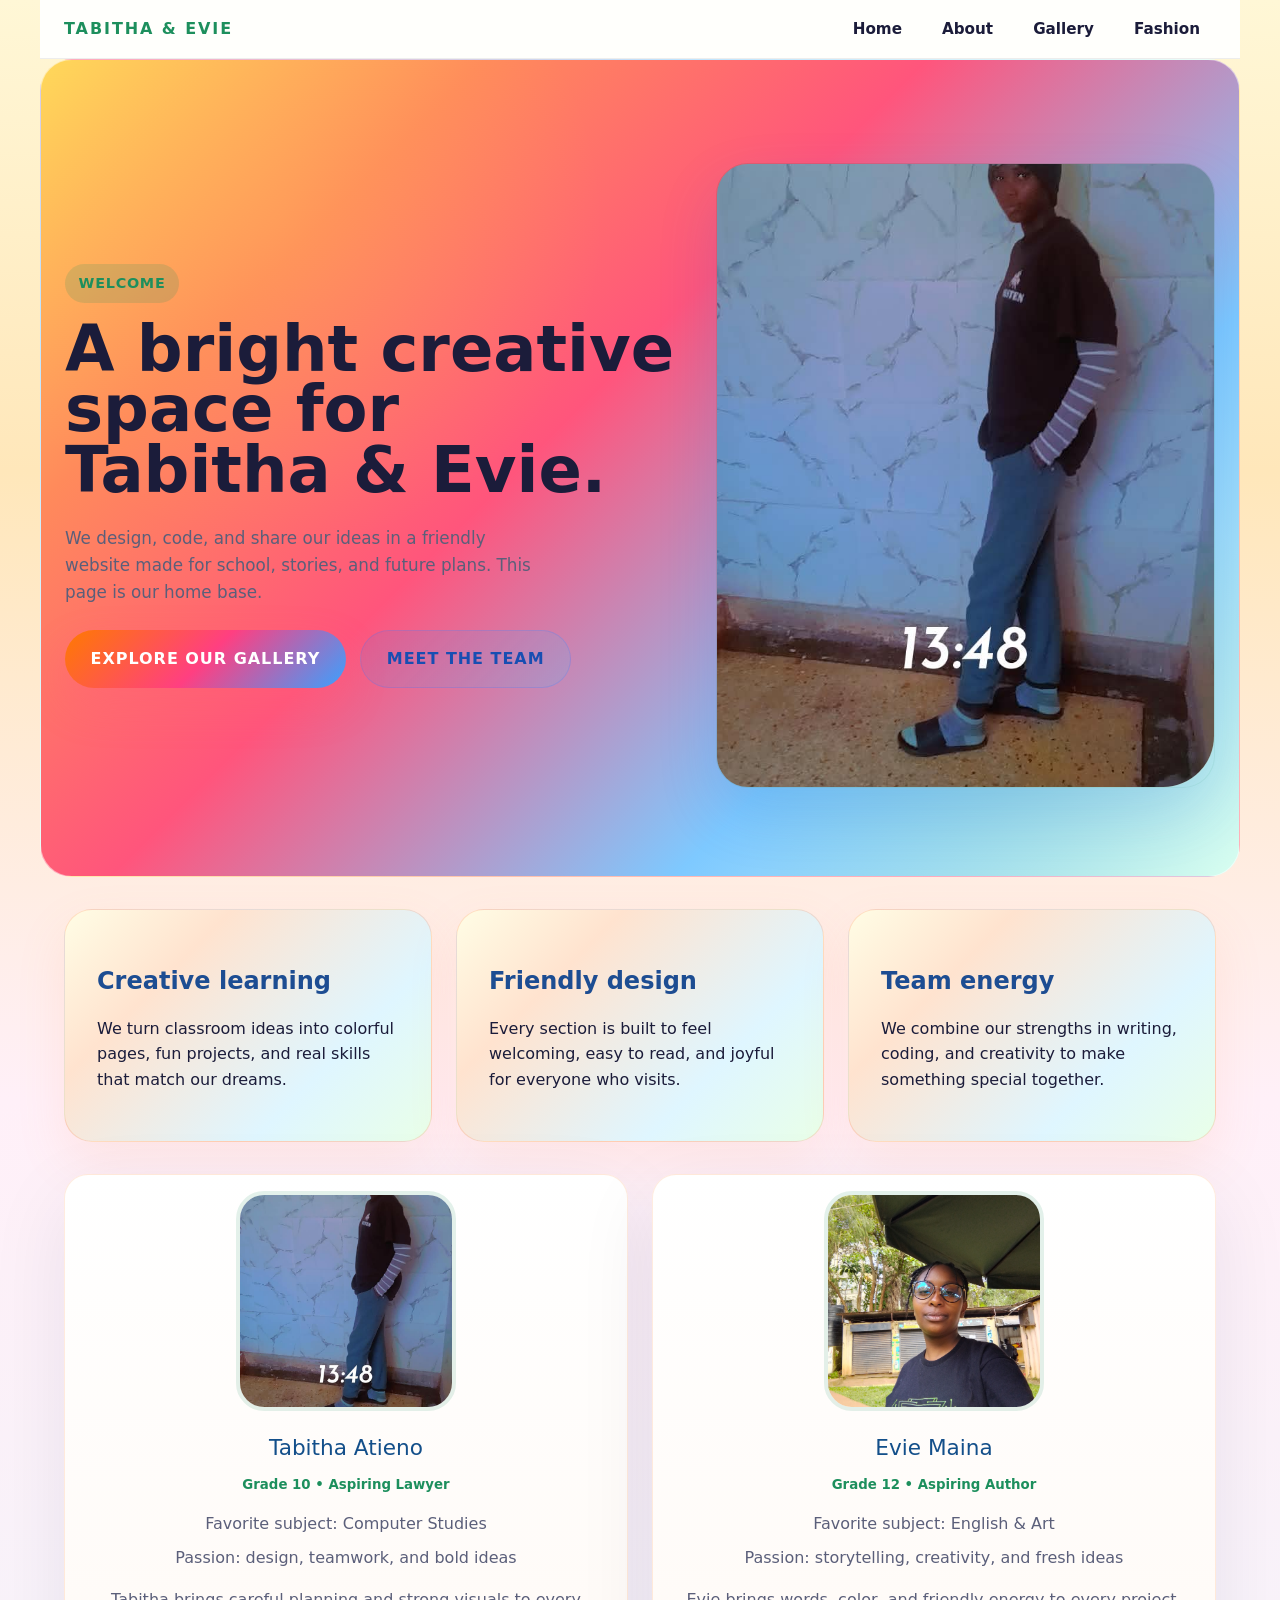
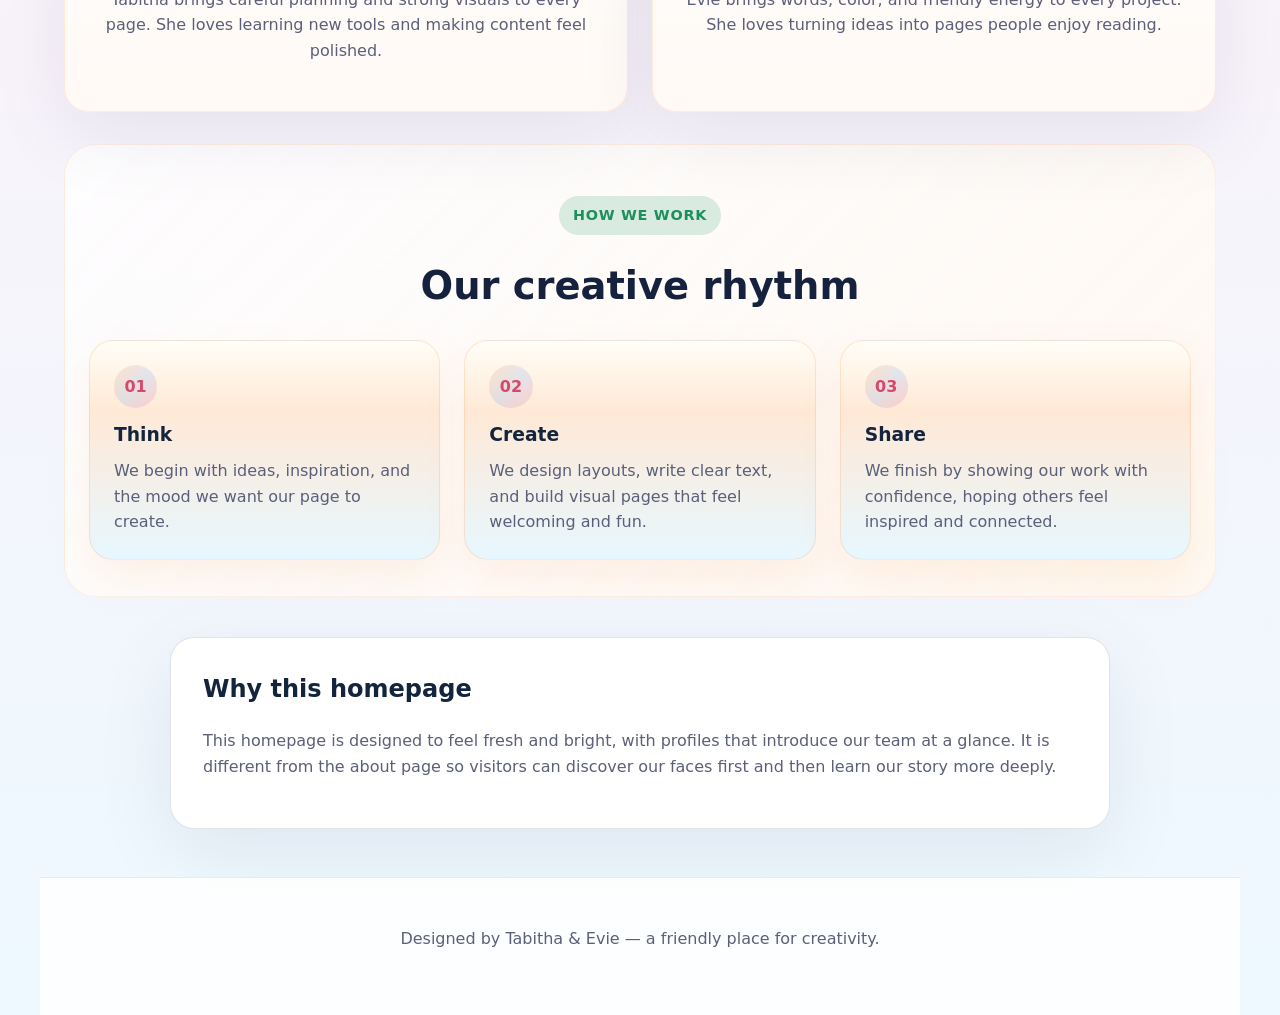
<file: index.html>
<!DOCTYPE html>
<html lang="en">
<head>
  <meta charset="utf-8">
  <title>Home | Tabitha &amp; Evie</title>
  <link rel="stylesheet" href="styles.css">
</head>
<body class="home-page">
  <header class="navbar page-wrapper">
    <div class="navbar-brand">Tabitha &amp; Evie</div>
    <ul class="nav-menu">
      <li><a href="index.html">Home</a></li>
      <li><a href="about.html">About</a></li>
      <li><a href="gallery.html">Gallery</a></li>
      <li><a href="fashion.html">Fashion</a></li>
    </ul>
  </header>

  <main class="page-wrapper">
    <section class="hero home-hero">
      <div class="hero-copy">
        <span class="eyebrow">Welcome</span>
        <h1>A bright creative space for Tabitha &amp; Evie.</h1>
        <p>We design, code, and share our ideas in a friendly website made for school, stories, and future plans. This page is our home base.</p>
        <div class="cta-row">
          <a class="button" href="gallery.html">Explore our gallery</a>
          <a class="button secondary" href="about.html">Meet the team</a>
        </div>
      </div>
      <div class="hero-media hero-ring home-visual">
        <img src="Snapchat-281722156 (2).jpg" alt="Tabitha Atieno smiling" loading="lazy">
      </div>
    </section>

    <section class="home-highlights">
      <article class="highlight-card">
        <h2>Creative learning</h2>
        <p>We turn classroom ideas into colorful pages, fun projects, and real skills that match our dreams.</p>
      </article>
      <article class="highlight-card">
        <h2>Friendly design</h2>
        <p>Every section is built to feel welcoming, easy to read, and joyful for everyone who visits.</p>
      </article>
      <article class="highlight-card">
        <h2>Team energy</h2>
        <p>We combine our strengths in writing, coding, and creativity to make something special together.</p>
      </article>
    </section>

    <section class="profile-grid">
      <article class="profile-card home-profile">
        <img src="Snapchat-281722156 (2).jpg" alt="Portrait of Tabitha Atieno" loading="lazy">
        <span class="profile-title">Tabitha Atieno</span>
        <small>Grade 10 • Aspiring Lawyer</small>
        <div class="profile-meta">
          <p>Favorite subject: Computer Studies</p>
          <p>Passion: design, teamwork, and bold ideas</p>
        </div>
        <p>Tabitha brings careful planning and strong visuals to every page. She loves learning new tools and making content feel polished.</p>
      </article>
      <article class="profile-card home-profile">
        <img src="IMG_20250622_161156_739@-599528293.jpg" alt="Portrait of Evie Maina" loading="lazy">
        <span class="profile-title">Evie Maina</span>
        <small>Grade 12 • Aspiring Author</small>
        <div class="profile-meta">
          <p>Favorite subject: English &amp; Art</p>
          <p>Passion: storytelling, creativity, and fresh ideas</p>
        </div>
        <p>Evie brings words, color, and friendly energy to every project. She loves turning ideas into pages people enjoy reading.</p>
      </article>
    </section>

    <section class="home-journey">
      <div class="section-heading">
        <p class="eyebrow">How we work</p>
        <h2>Our creative rhythm</h2>
      </div>
      <div class="home-journey-grid">
        <article class="journey-card">
          <span class="journey-number">01</span>
          <h3>Think</h3>
          <p>We begin with ideas, inspiration, and the mood we want our page to create.</p>
        </article>
        <article class="journey-card">
          <span class="journey-number">02</span>
          <h3>Create</h3>
          <p>We design layouts, write clear text, and build visual pages that feel welcoming and fun.</p>
        </article>
        <article class="journey-card">
          <span class="journey-number">03</span>
          <h3>Share</h3>
          <p>We finish by showing our work with confidence, hoping others feel inspired and connected.</p>
        </article>
      </div>
    </section>

    <section class="story-section home-story">
      <div class="section-card">
        <h2>Why this homepage</h2>
        <p>This homepage is designed to feel fresh and bright, with profiles that introduce our team at a glance. It is different from the about page so visitors can discover our faces first and then learn our story more deeply.</p>
      </div>
    </section>
  </main>

  <footer class="site-footer page-wrapper">
    <p>Designed by Tabitha &amp; Evie — a friendly place for creativity.</p>
  </footer>
</body>
</html>
</file>
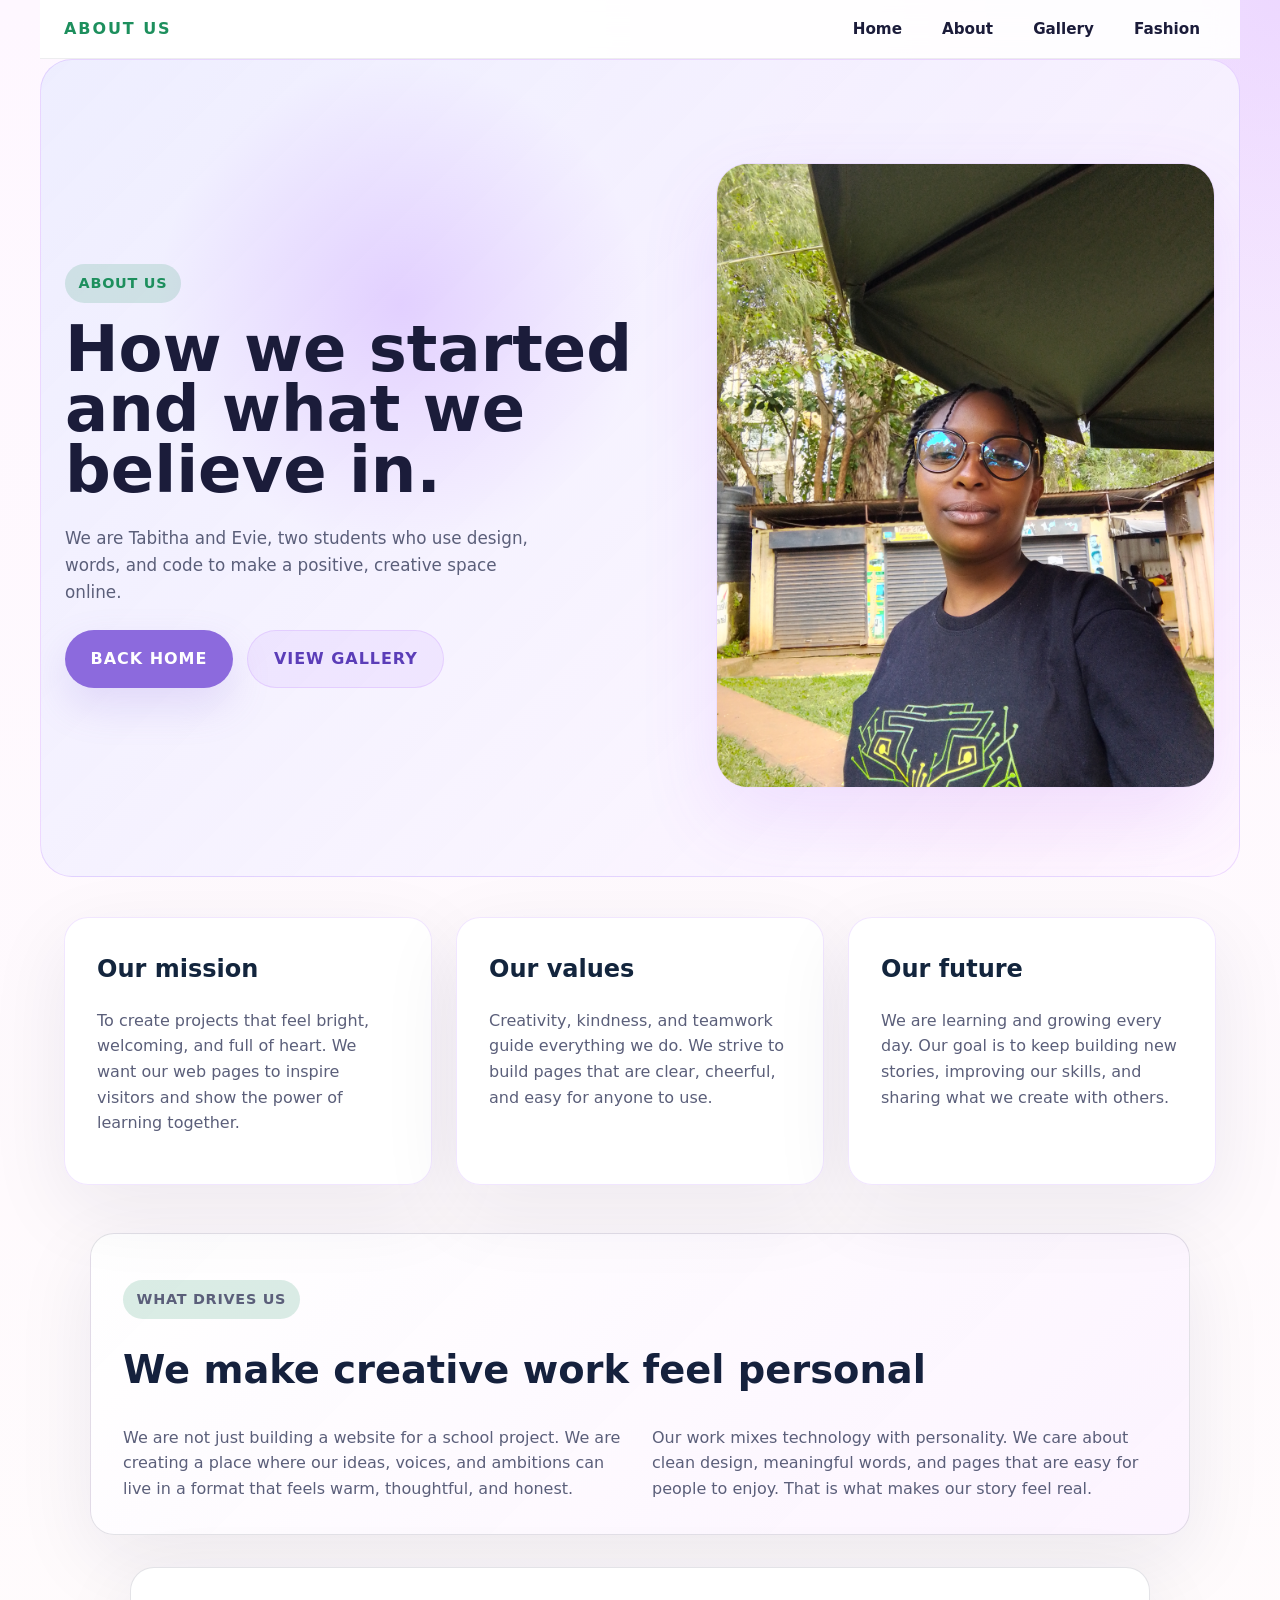
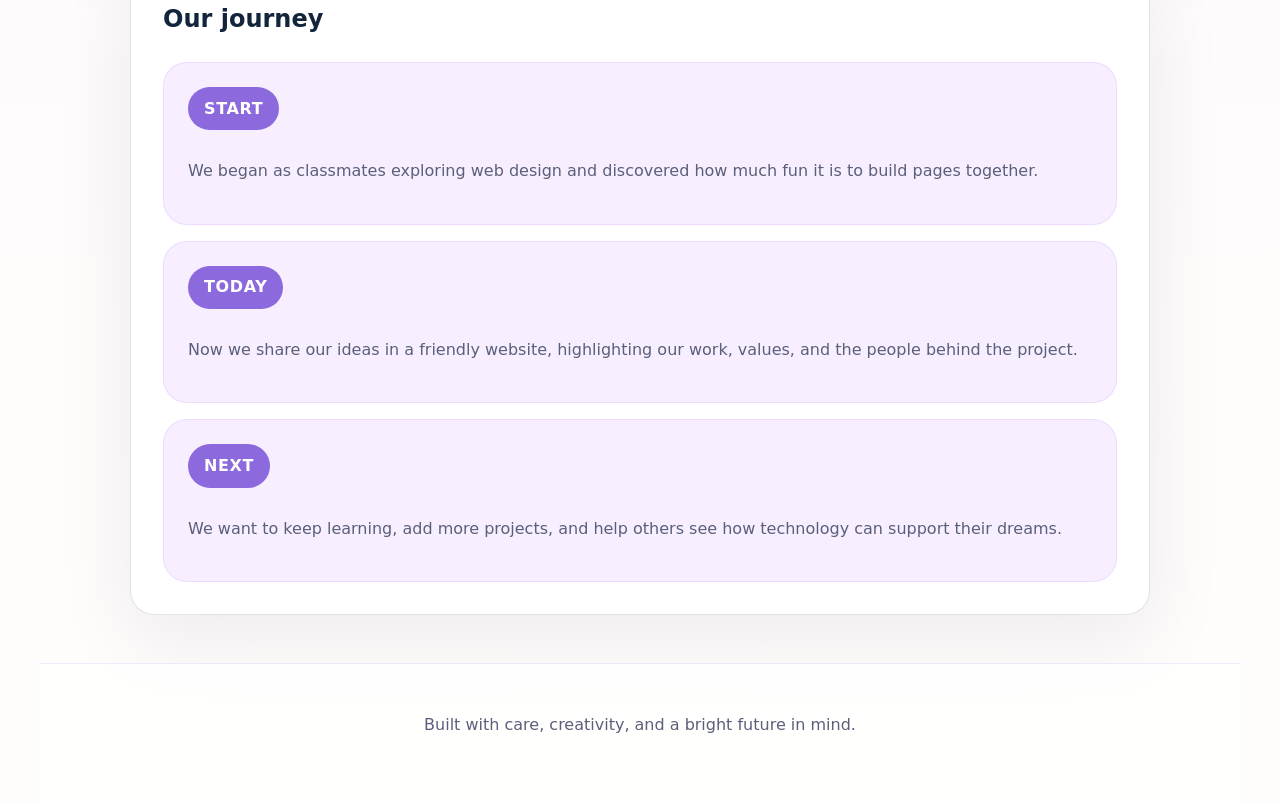
<file: about.html>
<!DOCTYPE html>
<html lang="en">
<head>
  <meta charset="utf-8">
  <title>About Us | Tabitha &amp; Evie</title>
  <link rel="stylesheet" href="styles.css">
</head>
<body class="about-page">
  <header class="navbar page-wrapper">
    <div class="navbar-brand">About Us</div>
    <ul class="nav-menu">
      <li><a href="index.html">Home</a></li>
      <li><a href="about.html">About</a></li>
      <li><a href="gallery.html">Gallery</a></li>
      <li><a href="fashion.html">Fashion</a></li>
    </ul>
  </header>

  <main class="page-wrapper">
    <section class="hero about-hero">
      <div class="hero-copy">
        <span class="eyebrow">About us</span>
        <h1>How we started and what we believe in.</h1>
        <p>We are Tabitha and Evie, two students who use design, words, and code to make a positive, creative space online.</p>
        <div class="cta-row">
          <a class="button about-button" href="index.html">Back home</a>
          <a class="button secondary about-secondary" href="gallery.html">View gallery</a>
        </div>
      </div>
      <div class="hero-media about-media">
        <img src="IMG_20250622_161156_739@-599528293.jpg" alt="Evie smiling" loading="lazy">
      </div>
    </section>

    <section class="page-section about-page-section">
      <div class="feature-grid about-grid">
        <article class="feature-card about-feature">
          <h2>Our mission</h2>
          <p>To create projects that feel bright, welcoming, and full of heart. We want our web pages to inspire visitors and show the power of learning together.</p>
        </article>
        <article class="feature-card about-feature">
          <h2>Our values</h2>
          <p>Creativity, kindness, and teamwork guide everything we do. We strive to build pages that are clear, cheerful, and easy for anyone to use.</p>
        </article>
        <article class="feature-card about-feature">
          <h2>Our future</h2>
          <p>We are learning and growing every day. Our goal is to keep building new stories, improving our skills, and sharing what we create with others.</p>
        </article>
      </div>
    </section>

    <section class="about-extra">
      <div class="section-card about-story-card">
        <div class="section-heading left-align">
          <p class="eyebrow">What drives us</p>
          <h2>We make creative work feel personal</h2>
        </div>
        <div class="about-story-grid">
          <p>We are not just building a website for a school project. We are creating a place where our ideas, voices, and ambitions can live in a format that feels warm, thoughtful, and honest.</p>
          <p>Our work mixes technology with personality. We care about clean design, meaningful words, and pages that are easy for people to enjoy. That is what makes our story feel real.</p>
        </div>
      </div>
    </section>

    <section class="timeline-section">
      <div class="section-card timeline-card">
        <h2>Our journey</h2>
        <div class="timeline">
          <div class="timeline-item">
            <span class="timeline-date">Start</span>
            <p>We began as classmates exploring web design and discovered how much fun it is to build pages together.</p>
          </div>
          <div class="timeline-item">
            <span class="timeline-date">Today</span>
            <p>Now we share our ideas in a friendly website, highlighting our work, values, and the people behind the project.</p>
          </div>
          <div class="timeline-item">
            <span class="timeline-date">Next</span>
            <p>We want to keep learning, add more projects, and help others see how technology can support their dreams.</p>
          </div>
        </div>
      </div>
    </section>
  </main>

  <footer class="site-footer page-wrapper">
    <p>Built with care, creativity, and a bright future in mind.</p>
  </footer>
</body>
</html>
</file>
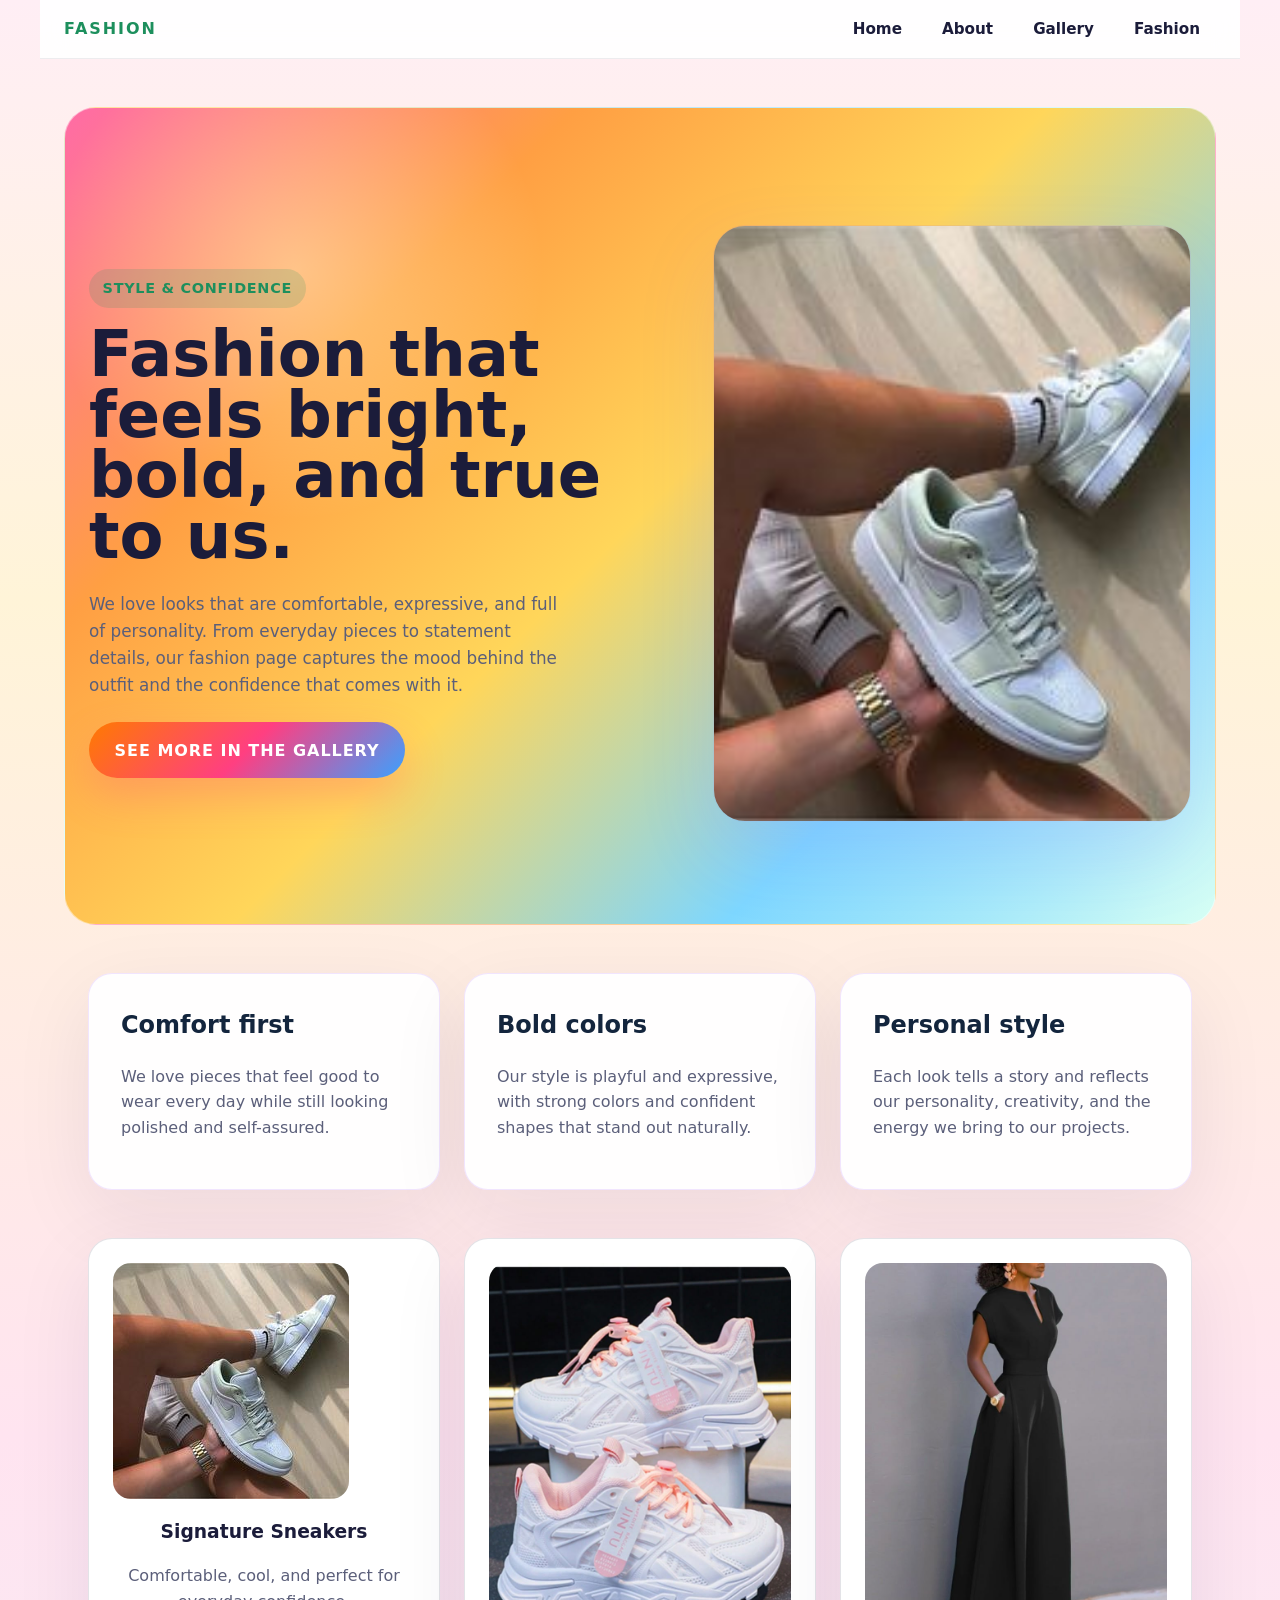
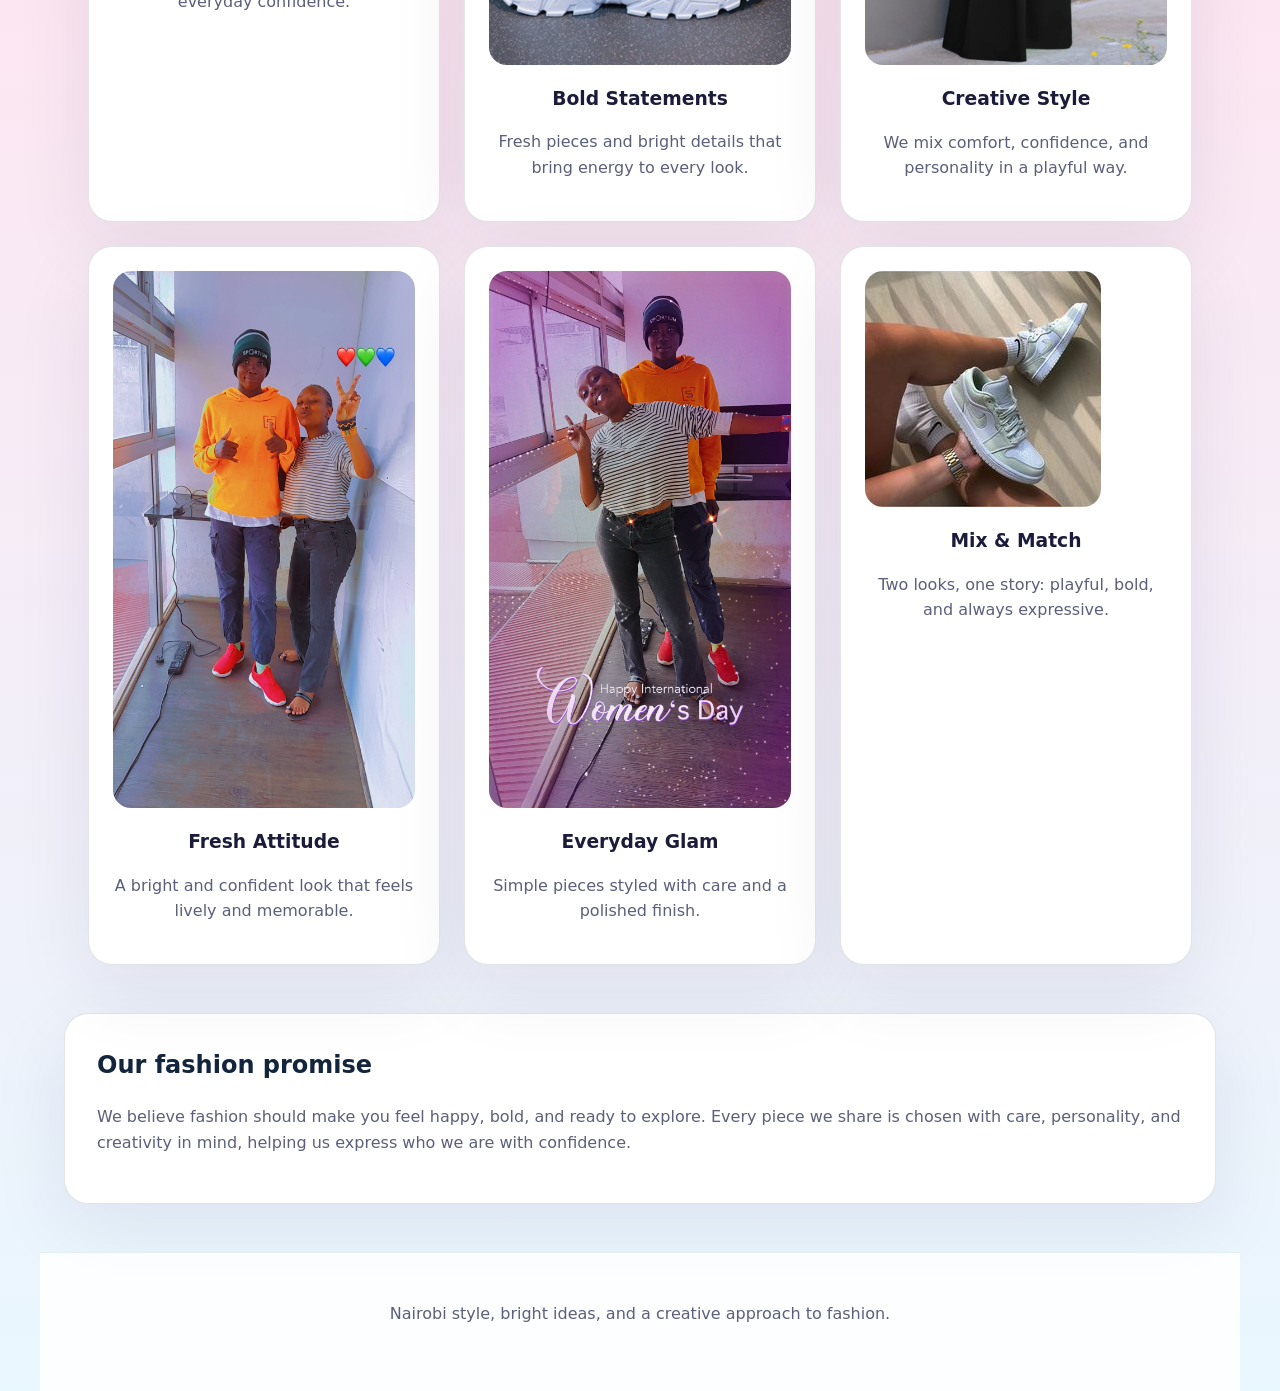
<file: fashion.html>
<!DOCTYPE html>
<html lang="en">
<head>
  <meta charset="utf-8">
  <title>Fashion | Tabitha &amp; Evie</title>
  <link rel="stylesheet" href="styles.css">
</head>
<body class="fashion-page">
  <header class="navbar page-wrapper">
    <div class="navbar-brand">Fashion</div>
    <ul class="nav-menu">
      <li><a href="index.html">Home</a></li>
      <li><a href="about.html">About</a></li>
      <li><a href="gallery.html">Gallery</a></li>
      <li><a href="fashion.html">Fashion</a></li>
    </ul>
  </header>

  <main class="page-wrapper page-section">
    <section class="hero about-hero">
      <div class="hero-copy">
        <span class="eyebrow">Style &amp; confidence</span>
        <h1>Fashion that feels bright, bold, and true to us.</h1>
        <p>We love looks that are comfortable, expressive, and full of personality. From everyday pieces to statement details, our fashion page captures the mood behind the outfit and the confidence that comes with it.</p>
        <a class="button" href="gallery.html">See more in the gallery</a>
      </div>
      <div class="hero-media about-media">
        <img src="hootshoes.jpg" alt="Fashion shoes and styling details" loading="lazy">
      </div>
    </section>

    <section class="page-section">
      <div class="feature-grid about-grid">
        <article class="feature-card about-feature">
          <h2>Comfort first</h2>
          <p>We love pieces that feel good to wear every day while still looking polished and self-assured.</p>
        </article>
        <article class="feature-card about-feature">
          <h2>Bold colors</h2>
          <p>Our style is playful and expressive, with strong colors and confident shapes that stand out naturally.</p>
        </article>
        <article class="feature-card about-feature">
          <h2>Personal style</h2>
          <p>Each look tells a story and reflects our personality, creativity, and the energy we bring to our projects.</p>
        </article>
      </div>
    </section>

    <div class="fashion-grid">
      <article class="fashion-card feature-card">
        <img src="hootshoes.jpg" alt="Hoot shoes" loading="lazy">
        <h3>Signature Sneakers</h3>
        <p>Comfortable, cool, and perfect for everyday confidence.</p>
      </article>
      <article class="fashion-card feature-card">
        <img src="bc9e4c33-7e83-45ad-9077-f657bd13d781.jpeg" alt="Fashion outfit" loading="lazy">
        <h3>Bold Statements</h3>
        <p>Fresh pieces and bright details that bring energy to every look.</p>
      </article>
      <article class="fashion-card feature-card">
        <img src="7481dd01-1246-4fa1-9930-5a05f9ec177a.jpeg" alt="Stylish look" loading="lazy">
        <h3>Creative Style</h3>
        <p>We mix comfort, confidence, and personality in a playful way.</p>
      </article>
      <article class="fashion-card feature-card">
        <img src="Snapchat-943896981 (3).jpg" alt="Fashion pose" loading="lazy">
        <h3>Fresh Attitude</h3>
        <p>A bright and confident look that feels lively and memorable.</p>
      </article>
      <article class="fashion-card feature-card">
        <img src="Snapchat-94941483.jpg" alt="Stylish portrait" loading="lazy">
        <h3>Everyday Glam</h3>
        <p>Simple pieces styled with care and a polished finish.</p>
      </article>
      <article class="fashion-card feature-card">
        <img src="hootshoes (1).jpg" alt="Second shoes photo" loading="lazy">
        <h3>Mix &amp; Match</h3>
        <p>Two looks, one story: playful, bold, and always expressive.</p>
      </article>
    </div>

    <section class="section-card">
      <h2>Our fashion promise</h2>
      <p>We believe fashion should make you feel happy, bold, and ready to explore. Every piece we share is chosen with care, personality, and creativity in mind, helping us express who we are with confidence.</p>
    </section>
  </main>

  <footer class="site-footer page-wrapper">
    <p>Nairobi style, bright ideas, and a creative approach to fashion.</p>
  </footer>
</body>
</html>
</file>
<file: styles.css>
:root {
  color-scheme: light;
  --bg: #f8fbff;
  --surface: #ffffff;
  --surface-strong: #edf6ff;
  --text: #1b1c3a;
  --muted: #5b5f7a;
  --accent: #1d8f5d;
  --accent-soft: #dcf6e7;
  --border: rgba(27, 28, 58, 0.12);
  --shadow: 0 24px 80px rgba(27, 28, 58, 0.08);
}

* {
  box-sizing: border-box;
}

html {
  scroll-behavior: smooth;
}

body {
  margin: 0;
  font-family: Inter, system-ui, -apple-system, BlinkMacSystemFont, "Segoe UI", sans-serif;
  background: radial-gradient(circle at top left, rgba(29, 143, 93, 0.08), transparent 28%),
    linear-gradient(180deg, #f3fbff 0%, #fcfff8 100%);
  color: var(--text);
  line-height: 1.6;
}

body.home-page {
  background: linear-gradient(180deg, #fff7d6 0%, #ffe7ba 18%, #fff0f8 42%, #edf9ff 100%);
}

body.about-page {
  background: radial-gradient(circle at top right, rgba(159, 77, 255, 0.18), transparent 28%),
    linear-gradient(180deg, #fef7ff 0%, #fffdfb 100%);
}

body.gallery-page {
  background: linear-gradient(180deg, #fff7ef 0%, #ffe8f0 22%, #f0fffa 50%, #eef7ff 100%);
}

body.fashion-page {
  background: linear-gradient(180deg, #ffeef5 0%, #fff4d8 20%, #ffe4f0 48%, #e9f7ff 100%);
}

img {
  max-width: 100%;
  display: block;
}

a {
  color: inherit;
  text-decoration: none;
}

button,
.button {
  border: none;
  cursor: pointer;
  font: inherit;
}

.page-wrapper {
  width: min(1200px, calc(100% - 2rem));
  margin: 0 auto;
}

.navbar {
  position: sticky;
  top: 0;
  z-index: 10;
  display: flex;
  align-items: center;
  justify-content: space-between;
  gap: 1rem;
  padding: 1rem 1.5rem;
  background: rgba(255, 255, 255, 0.92);
  border-bottom: 1px solid rgba(27, 28, 58, 0.08);
  backdrop-filter: blur(12px);
}

.navbar-brand {
  font-weight: 700;
  letter-spacing: 0.12em;
  text-transform: uppercase;
  color: var(--accent);
}

.nav-menu {
  display: flex;
  flex-wrap: wrap;
  gap: 0.5rem;
  list-style: none;
  margin: 0;
  padding: 0;
}

.nav-menu a {
  padding: 0.75rem 1rem;
  border-radius: 999px;
  font-size: 0.95rem;
  font-weight: 600;
  color: var(--text);
  transition: transform 0.2s ease, background-color 0.2s ease;
}

.nav-menu a:hover,
.nav-menu a:focus-visible {
  background: var(--accent-soft);
  color: var(--accent);
  transform: translateY(-1px);
}

.hero {
  position: relative;
  display: grid;
  grid-template-columns: minmax(0, 1.1fr) minmax(0, 0.9fr);
  align-items: center;
  gap: 2.5rem;
  min-height: calc(100vh - 82px);
  padding: 3rem 1.5rem 2rem;
  background: radial-gradient(circle at top left, rgba(29, 143, 93, 0.18), transparent 32%),
    radial-gradient(circle at bottom right, rgba(31, 100, 210, 0.12), transparent 30%),
    linear-gradient(180deg, rgba(255, 255, 255, 0.98), rgba(255, 255, 255, 0.85));
  border-radius: 32px;
  overflow: hidden;
  border: 1px solid rgba(29, 143, 93, 0.12);
}

.hero::before {
  content: "";
  position: absolute;
  inset: 0;
  background: radial-gradient(circle at 20% 20%, rgba(255, 205, 86, 0.18), transparent 28%),
    radial-gradient(circle at 80% 80%, rgba(29, 143, 93, 0.14), transparent 25%);
  pointer-events: none;
}

.hero-copy,
.hero-media {
  position: relative;
  z-index: 1;
}

.hero-copy {
  max-width: 640px;
}

.eyebrow {
  display: inline-flex;
  align-items: center;
  gap: 0.5rem;
  padding: 0.5rem 0.85rem;
  margin-bottom: 1rem;
  border-radius: 999px;
  background: rgba(29, 143, 93, 0.16);
  color: var(--accent);
  font-size: 0.9rem;
  font-weight: 700;
  letter-spacing: 0.05em;
  text-transform: uppercase;
}

.hero-copy h1 {
  margin: 0;
  font-size: clamp(2.8rem, 5vw, 4.4rem);
  line-height: 0.95;
}

.hero-copy p {
  margin: 1.5rem 0;
  font-size: 1.05rem;
  max-width: 44ch;
  color: var(--muted);
}

.cta-row {
  display: flex;
  flex-wrap: wrap;
  gap: 0.9rem;
  margin-top: 1.5rem;
}

.button {
  display: inline-flex;
  align-items: center;
  justify-content: center;
  gap: 0.5rem;
  background: linear-gradient(135deg, #ff7a00, #ff3f81, #3aa1ff);
  color: white;
  padding: 0.95rem 1.6rem;
  border-radius: 999px;
  text-transform: uppercase;
  font-weight: 700;
  letter-spacing: 0.06em;
  box-shadow: 0 18px 40px rgba(255, 95, 117, 0.32);
}

.button.secondary {
  background: linear-gradient(135deg, rgba(58, 118, 255, 0.12), rgba(86, 194, 255, 0.18));
  color: #184eb2;
  border: 1px solid rgba(58, 118, 255, 0.2);
  box-shadow: none;
}

.button.about-button {
  background: #8c6add;
  box-shadow: 0 18px 40px rgba(140, 106, 221, 0.18);
}

.button.about-secondary {
  background: rgba(159, 77, 255, 0.08);
  color: #5b3db8;
  border: 1px solid rgba(159, 77, 255, 0.15);
}

.hero-media {
  min-height: 420px;
  display: grid;
  place-items: center;
}

.hero-media img {
  width: 100%;
  border-radius: 32px;
  box-shadow: var(--shadow);
  border: 1px solid rgba(27, 28, 58, 0.08);
  aspect-ratio: 4 / 5;
  object-fit: cover;
}

.home-hero {
  background: linear-gradient(135deg, #ffd95a 0%, #ff8a5b 22%, #ff557c 44%, #7ec9ff 72%, #d9fff0 100%);
  border-color: rgba(255, 255, 255, 0.5);
}

.home-visual img {
  border-radius: 32px 32px 52px 32px;
  box-shadow: 0 26px 60px rgba(31, 103, 214, 0.16);
}

.hero-ring::after {
  content: "";
  position: absolute;
  inset: 0;
  border-radius: 32px;
  box-shadow: inset 0 0 0 1px rgba(29, 143, 93, 0.08);
  pointer-events: none;
}

.about-hero {
  background: linear-gradient(135deg, rgba(237, 237, 255, 0.95), rgba(255, 246, 255, 0.82));
  border-color: rgba(159, 77, 255, 0.18);
}

body.fashion-page .hero {
  background: linear-gradient(135deg, #ff6ba6 0%, #ff9f43 26%, #ffd65a 50%, #7ed7ff 75%, #d7fff4 100%);
  border-color: rgba(255, 255, 255, 0.45);
}

body.fashion-page .hero::before {
  background: radial-gradient(circle at 20% 20%, rgba(255, 244, 182, 0.5), transparent 22%),
    radial-gradient(circle at 78% 76%, rgba(113, 211, 255, 0.3), transparent 24%);
}

.about-media img {
  border-radius: 32px 52px 32px 32px;
  box-shadow: 0 26px 60px rgba(159, 77, 255, 0.16);
}

.about-hero::before {
  content: "";
  position: absolute;
  inset: 0;
  background: radial-gradient(circle at 30% 30%, rgba(159, 77, 255, 0.2), transparent 24%),
    radial-gradient(circle at 80% 75%, rgba(249, 168, 212, 0.12), transparent 22%);
  pointer-events: none;
}

.about-page .page-section {
  padding-top: 2.5rem;
}

.hero-media.about-media img {
  border-radius: 32px;
  border: 1px solid rgba(159, 77, 255, 0.12);
  box-shadow: 0 30px 80px rgba(159, 77, 255, 0.12);
}

.section-card,
.feature-card,
.gallery-card,
.profile-card {
  background: var(--surface);
  border: 1px solid var(--border);
  border-radius: 24px;
  padding: 2rem;
  box-shadow: var(--shadow);
}

.section-card h2,
.feature-card h2,
.profile-card h2 {
  margin-top: 0;
  color: #13253d;
}

.section-card p,
.feature-card p,
.profile-card p {
  color: var(--muted);
}

.intro,
.page-section {
  padding: 3rem 1.5rem;
}

.home-highlights,
.profile-grid,
.feature-grid,
.info-grid,
.gallery-grid,
.fashion-grid,
.home-journey-grid,
.about-story-grid {
  display: grid;
  gap: 1.5rem;
}

.home-highlights {
  grid-template-columns: repeat(auto-fit, minmax(220px, 1fr));
  margin: 2rem 1.5rem;
}

.highlight-card {
  padding: 2rem;
  border-radius: 28px;
  background: linear-gradient(135deg, #fffde5 0%, #ffe3cf 28%, #dff6ff 70%, #e9ffe8 100%);
  border: 1px solid rgba(255, 125, 76, 0.22);
  box-shadow: 0 20px 50px rgba(255, 141, 89, 0.12);
}

.highlight-card h2 {
  margin-bottom: 0.75rem;
  color: #1d4d92;
}

.section-heading {
  margin-bottom: 1.5rem;
  text-align: center;
}

.section-heading.left-align {
  text-align: left;
}

.section-heading h2 {
  margin: 0.25rem 0 0;
  font-size: clamp(2rem, 3vw, 2.8rem);
  color: #15213d;
}

.home-journey {
  margin: 0 1.5rem 2.5rem;
  padding: 2.25rem 1.5rem;
  background: linear-gradient(135deg, rgba(255, 255, 255, 0.8), rgba(255, 248, 240, 0.92));
  border: 1px solid rgba(255, 138, 61, 0.12);
  border-radius: 32px;
}

.home-journey-grid {
  grid-template-columns: repeat(auto-fit, minmax(220px, 1fr));
}

.journey-card {
  padding: 1.5rem;
  border-radius: 24px;
  background: linear-gradient(180deg, #fffef7 0%, #ffe9d6 32%, #e7f7ff 100%);
  border: 1px solid rgba(255, 138, 61, 0.2);
  box-shadow: 0 18px 40px rgba(255, 138, 61, 0.1);
}

.journey-number {
  display: inline-flex;
  width: 2.7rem;
  height: 2.7rem;
  align-items: center;
  justify-content: center;
  border-radius: 50%;
  background: linear-gradient(135deg, rgba(255, 138, 61, 0.18), rgba(91, 157, 255, 0.18), rgba(255, 77, 141, 0.18));
  color: #d94868;
  font-weight: 800;
  margin-bottom: 0.75rem;
}

.journey-card h3 {
  margin: 0 0 0.5rem;
  color: #13253d;
}

.journey-card p {
  margin: 0;
  color: var(--muted);
}

.feature-grid,
.info-grid,
.gallery-grid,
.fashion-grid {
  grid-template-columns: repeat(auto-fit, minmax(260px, 1fr));
}

.profile-grid {
  grid-template-columns: repeat(auto-fit, minmax(260px, 1fr));
  margin: 0 1.5rem 2rem;
}

.profile-card {
  text-align: center;
  padding-top: 1rem;
}

.profile-card.home-profile {
  background: linear-gradient(180deg, #ffffff, #fffaf6);
  border-color: rgba(255, 138, 61, 0.16);
}

.profile-card.home-profile .profile-title {
  color: #134f8a;
}

.profile-card img {
  width: 220px;
  height: 220px;
  object-fit: cover;
  border-radius: 28px;
  margin: 0 auto 1.3rem;
  border: 4px solid rgba(29, 143, 93, 0.12);
}

.profile-card .profile-title {
  display: block;
  margin-bottom: 0.5rem;
  font-size: 1.35rem;
  color: #15213d;
}

.profile-card small {
  display: block;
  color: var(--accent);
  font-weight: 700;
  margin-bottom: 1rem;
}

.profile-meta {
  display: grid;
  gap: 0.5rem;
  margin-bottom: 1rem;
}

.profile-meta p {
  margin: 0;
}

.story-section,
.timeline-section {
  padding: 0 1.5rem 3rem;
}

.home-story .section-card {
  max-width: 940px;
  margin: 0 auto;
}

.about-feature {
  padding: 2rem;
  background: rgba(255, 255, 255, 0.94);
  border-color: rgba(159, 77, 255, 0.14);
}

.about-grid {
  grid-template-columns: repeat(auto-fit, minmax(240px, 1fr));
}

.about-extra {
  padding: 0 1.5rem 2rem;
}

.about-story-card {
  max-width: 1100px;
  margin: 0 auto;
  background: linear-gradient(135deg, rgba(255, 255, 255, 0.98), rgba(252, 243, 255, 0.96));
}

.about-story-grid {
  grid-template-columns: repeat(auto-fit, minmax(240px, 1fr));
  margin-top: 1rem;
}

.about-story-grid p {
  margin: 0;
  color: var(--muted);
  font-size: 1rem;
}

.timeline-card {
  max-width: 1020px;
  margin: 0 auto;
}

.timeline {
  display: grid;
  gap: 1rem;
  margin-top: 1.5rem;
}

.timeline-item {
  display: grid;
  gap: 0.75rem;
  padding: 1.5rem;
  border-radius: 24px;
  background: rgba(246, 237, 255, 0.88);
  border: 1px solid rgba(159, 77, 255, 0.12);
}

.timeline-date {
  display: inline-flex;
  align-items: center;
  justify-content: center;
  width: max-content;
  padding: 0.55rem 1rem;
  border-radius: 999px;
  background: #8c6add;
  color: white;
  font-weight: 700;
  text-transform: uppercase;
  letter-spacing: 0.04em;
}

.site-footer {
  padding: 2rem 1.5rem 3rem;
  text-align: center;
  color: var(--muted);
  background: rgba(255, 255, 255, 0.88);
  border-top: 1px solid rgba(29, 143, 93, 0.12);
}

.about-page .site-footer {
  border-top-color: rgba(159, 77, 255, 0.12);
}

.gallery-intro {
  display: flex;
  align-items: center;
  justify-content: space-between;
  gap: 1.5rem;
  margin-bottom: 2rem;
  padding: 2rem 2.25rem;
  background: linear-gradient(135deg, #fff9eb 0%, #ffdfe6 26%, #dcf8ff 72%, #edfef6 100%);
  border: 1px solid rgba(255, 124, 89, 0.18);
}

.gallery-copy {
  max-width: 620px;
}

.gallery-copy h1 {
  margin: 0.25rem 0 0.5rem;
  font-size: clamp(2.2rem, 4vw, 3.5rem);
}

.gallery-copy p {
  margin: 0;
  color: var(--muted);
}

.gallery-badges {
  display: flex;
  flex-wrap: wrap;
  gap: 0.75rem;
  justify-content: flex-end;
}

.badge {
  display: inline-flex;
  align-items: center;
  padding: 0.7rem 1rem;
  border-radius: 999px;
  background: linear-gradient(135deg, rgba(255, 153, 0, 0.18), rgba(255, 90, 146, 0.18), rgba(93, 161, 255, 0.18));
  border: 1px solid rgba(255, 120, 90, 0.2);
  color: #a63b7f;
  font-weight: 700;
  font-size: 0.82rem;
  letter-spacing: 0.04em;
  text-transform: uppercase;
}

.gallery-grid {
  padding: 0;
  list-style: none;
  margin: 0;
  grid-template-columns: repeat(auto-fit, minmax(250px, 1fr));
}

.gallery-card {
  overflow: hidden;
  background: linear-gradient(180deg, #ffffff 0%, #fffaf0 100%);
  border: 1px solid rgba(255, 124, 89, 0.14);
  transition: transform 0.22s ease, box-shadow 0.22s ease;
}

.gallery-card:hover,
.gallery-card:focus-within {
  transform: translateY(-6px);
  box-shadow: 0 22px 52px rgba(255, 122, 90, 0.15);
}

.gallery-card img {
  border-radius: 20px 20px 0 0;
  object-fit: cover;
  width: 100%;
  height: 280px;
}

.card-copy {
  padding: 1rem 1rem 0.25rem;
}

.gallery-card h3 {
  margin: 0 0 0.4rem;
  font-size: 1.15rem;
}

.card-copy p {
  margin: 0;
  color: var(--muted);
  font-size: 0.95rem;
}

.fashion-grid {
  margin: 0 1.5rem 3rem;
}

.fashion-card {
  padding: 1.5rem;
  text-align: center;
}

.fashion-card img {
  border-radius: 18px;
  margin-bottom: 1.1rem;
}

.fashion-card h3 {
  margin-bottom: 0.5rem;
}

.fashion-card p {
  color: var(--muted);
}

@media (max-width: 900px) {
  .hero {
    grid-template-columns: 1fr;
    min-height: auto;
    padding-top: 2rem;
  }

  .hero-media,
  .hero-copy {
    width: 100%;
  }
}

@media (max-width: 680px) {
  .navbar {
    flex-direction: column;
    align-items: flex-start;
  }

  .hero {
    gap: 1.5rem;
  }

  .hero-copy h1 {
    font-size: 2.6rem;
  }
}
</file>
